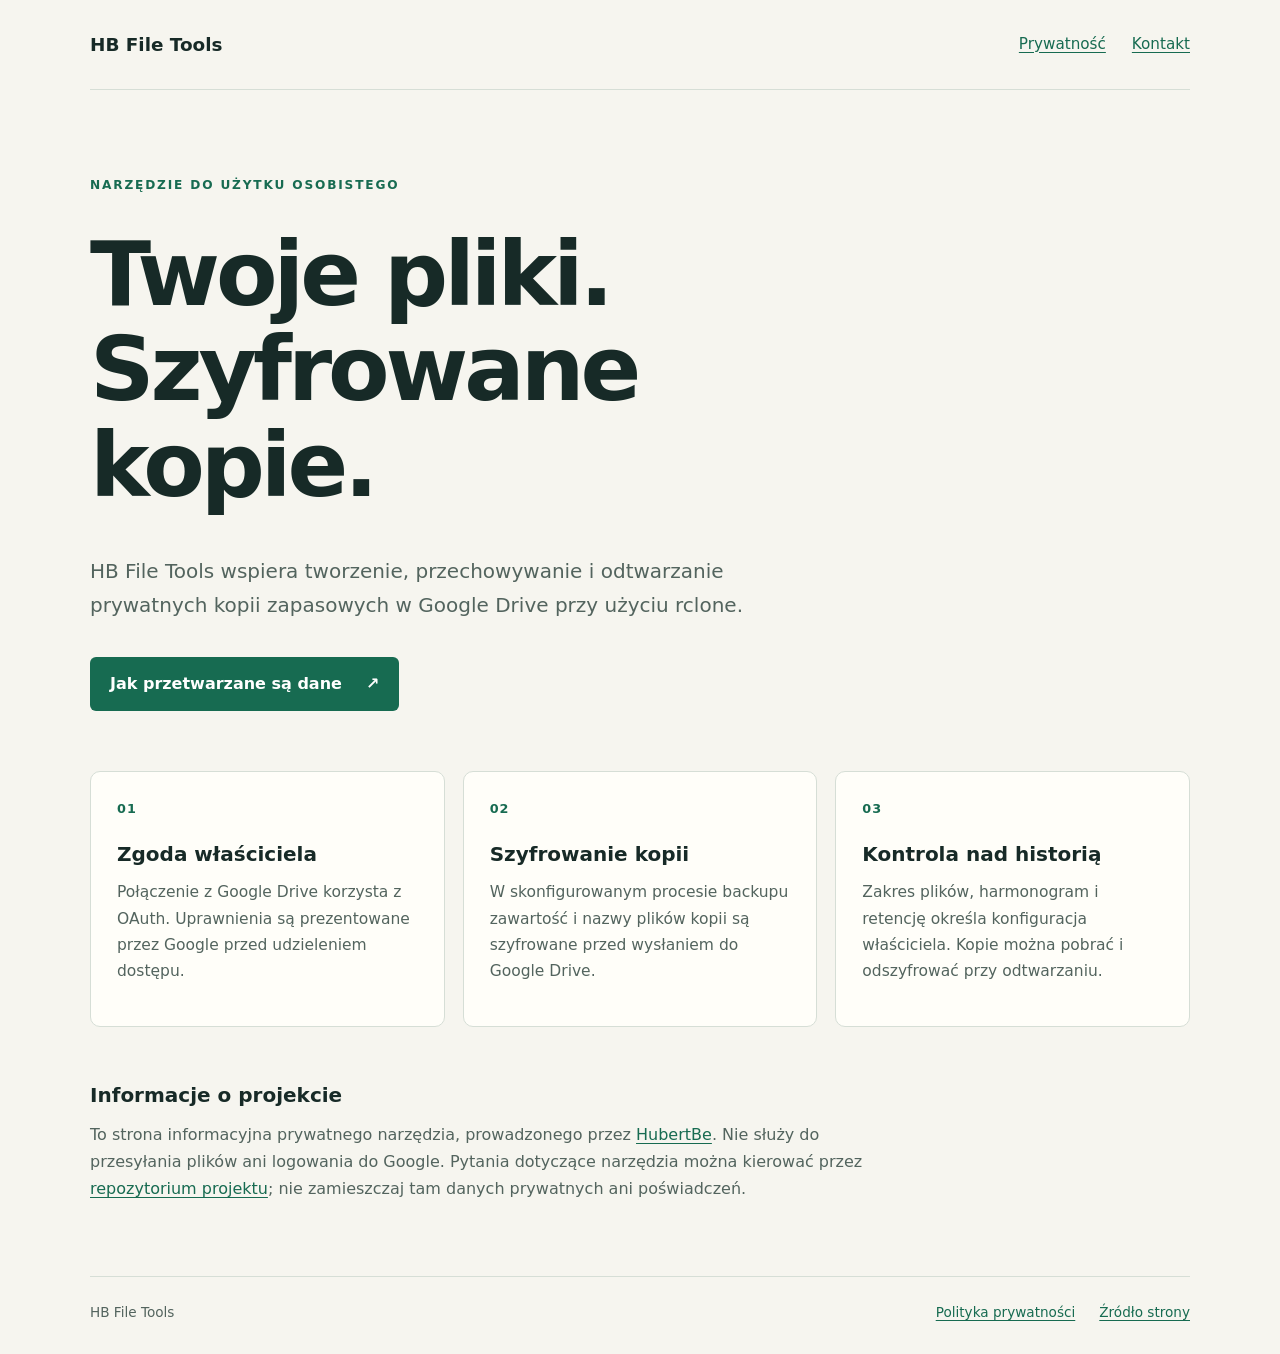
<file: index.html>
<!doctype html>
<html lang="pl">
<head>
  <meta charset="utf-8">
  <meta name="viewport" content="width=device-width, initial-scale=1">
  <meta name="description" content="HB File Tools — informacje o prywatnym narzędziu do szyfrowanych kopii zapasowych w Google Drive.">
  <meta name="referrer" content="no-referrer">
  <title>HB File Tools — szyfrowane kopie zapasowe</title>
  <link rel="stylesheet" href="./styles.css">
</head>
<body>
  <a class="skip" href="#content">Przejdź do treści</a>
  <header class="wrap"><a class="brand" href="./">HB File Tools</a><nav aria-label="Główna"><a href="./privacy.html">Prywatność</a><a href="https://github.com/HubertBe">Kontakt</a></nav></header>
  <main id="content" class="wrap">
    <section class="hero">
      <p class="eyebrow">Narzędzie do użytku osobistego</p>
      <h1>Twoje pliki.<br>Szyfrowane kopie.</h1>
      <p class="intro">HB File Tools wspiera tworzenie, przechowywanie i odtwarzanie prywatnych kopii zapasowych w Google Drive przy użyciu rclone.</p>
      <a class="button" href="./privacy.html">Jak przetwarzane są dane <span aria-hidden="true">↗</span></a>
    </section>
    <section class="cards" aria-label="Jak działa narzędzie">
      <article><p class="number">01</p><h2>Zgoda właściciela</h2><p>Połączenie z Google Drive korzysta z OAuth. Uprawnienia są prezentowane przez Google przed udzieleniem dostępu.</p></article>
      <article><p class="number">02</p><h2>Szyfrowanie kopii</h2><p>W skonfigurowanym procesie backupu zawartość i nazwy plików kopii są szyfrowane przed wysłaniem do Google Drive.</p></article>
      <article><p class="number">03</p><h2>Kontrola nad historią</h2><p>Zakres plików, harmonogram i retencję określa konfiguracja właściciela. Kopie można pobrać i odszyfrować przy odtwarzaniu.</p></article>
    </section>
    <section class="note"><h2>Informacje o projekcie</h2><p>To strona informacyjna prywatnego narzędzia, prowadzonego przez <a href="https://github.com/HubertBe">HubertBe</a>. Nie służy do przesyłania plików ani logowania do Google. Pytania dotyczące narzędzia można kierować przez <a href="https://github.com/HubertBe/hb-file-tools/issues">repozytorium projektu</a>; nie zamieszczaj tam danych prywatnych ani poświadczeń.</p></section>
  </main>
  <footer class="wrap"><span>HB File Tools</span><a href="./privacy.html">Polityka prywatności</a><a href="https://github.com/HubertBe/hb-file-tools">Źródło strony</a></footer>
</body>
</html>
</file>
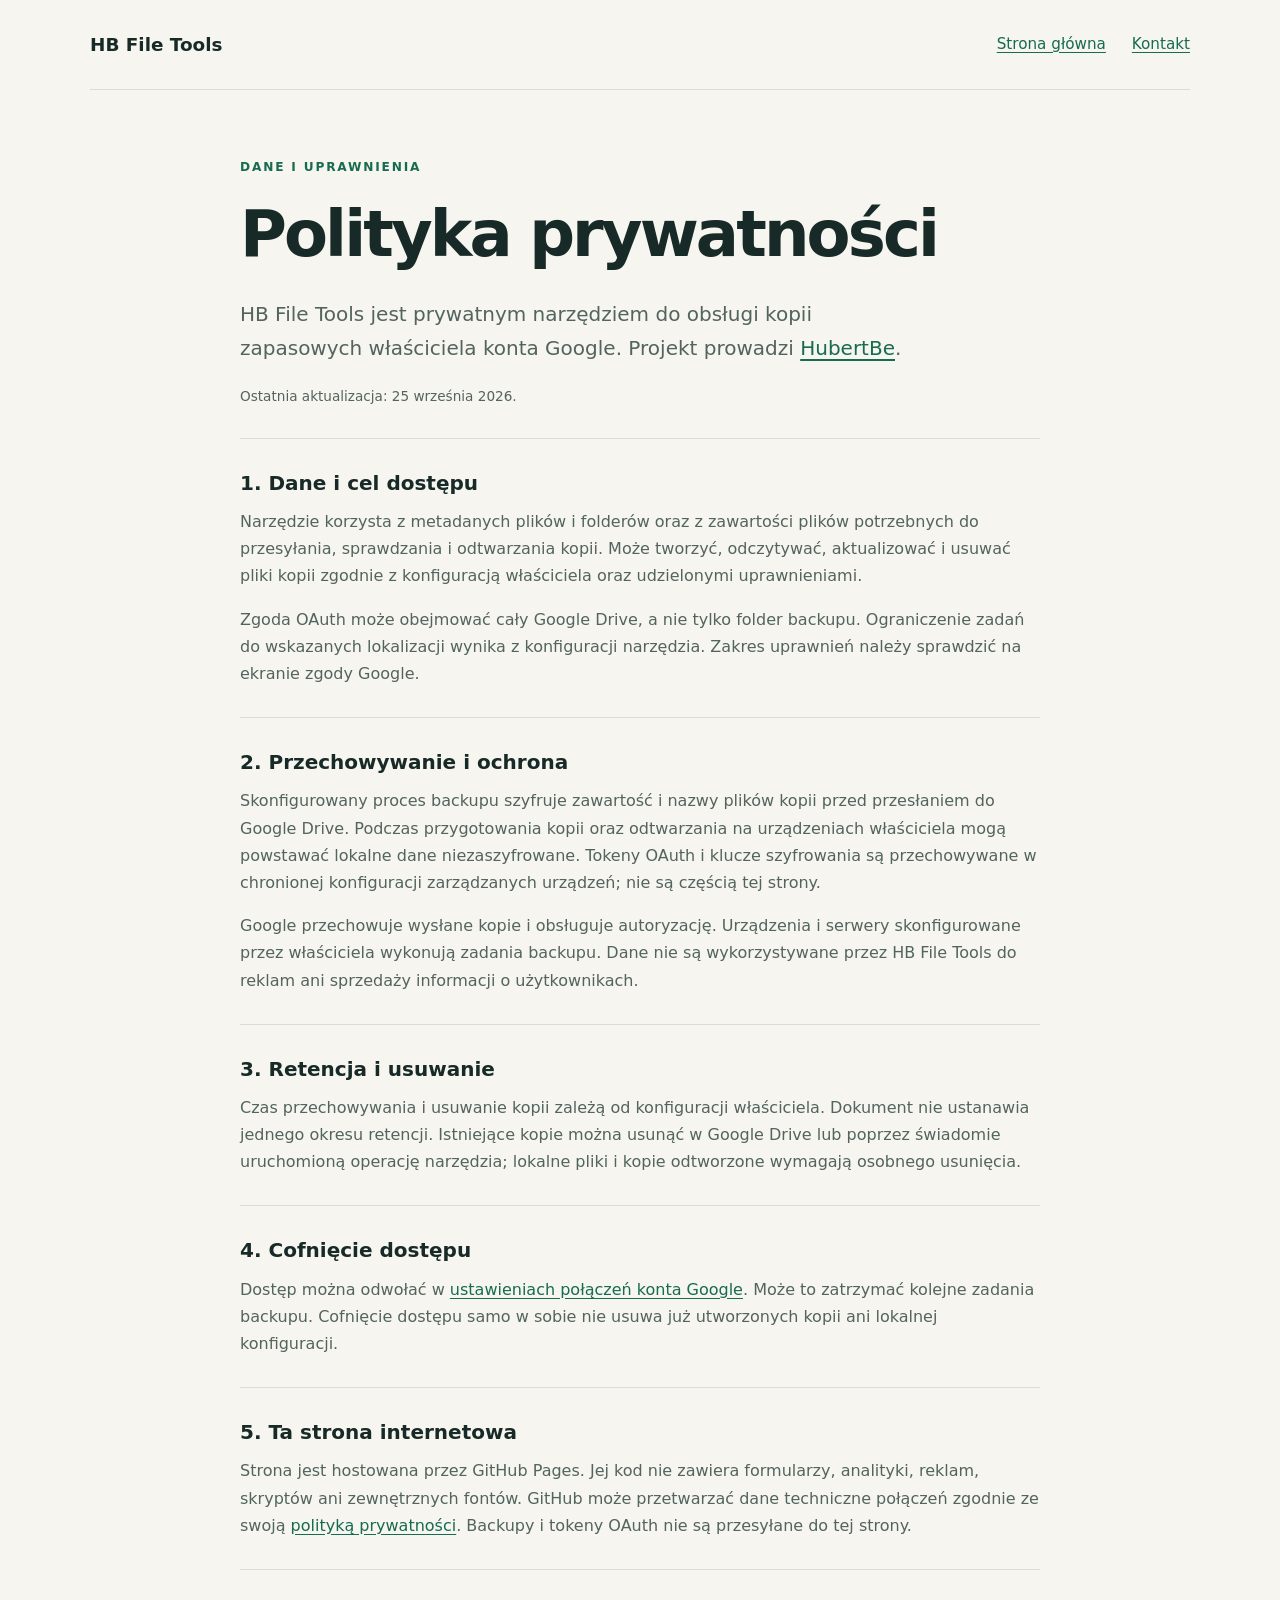
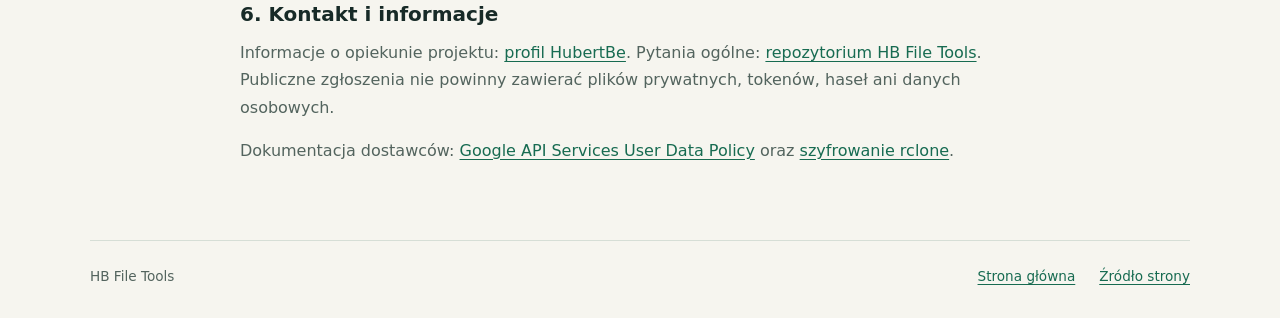
<file: privacy.html>
<!doctype html>
<html lang="pl">
<head>
  <meta charset="utf-8">
  <meta name="viewport" content="width=device-width, initial-scale=1">
  <meta name="description" content="Jak HB File Tools korzysta z danych Google Drive i jak zarządzać dostępem oraz kopiami zapasowymi.">
  <meta name="referrer" content="no-referrer">
  <title>Polityka prywatności — HB File Tools</title>
  <link rel="stylesheet" href="./styles.css">
</head>
<body>
  <a class="skip" href="#content">Przejdź do treści</a>
  <header class="wrap"><a class="brand" href="./">HB File Tools</a><nav aria-label="Główna"><a href="./">Strona główna</a><a href="https://github.com/HubertBe">Kontakt</a></nav></header>
  <main id="content" class="wrap document">
    <p class="eyebrow">Dane i uprawnienia</p>
    <h1>Polityka prywatności</h1>
    <p class="intro">HB File Tools jest prywatnym narzędziem do obsługi kopii zapasowych właściciela konta Google. Projekt prowadzi <a href="https://github.com/HubertBe">HubertBe</a>.</p>
    <p class="date">Ostatnia aktualizacja: <time datetime="2026-09-25">25 września 2026</time>.</p>
    <section><h2>1. Dane i cel dostępu</h2><p>Narzędzie korzysta z metadanych plików i folderów oraz z zawartości plików potrzebnych do przesyłania, sprawdzania i odtwarzania kopii. Może tworzyć, odczytywać, aktualizować i usuwać pliki kopii zgodnie z konfiguracją właściciela oraz udzielonymi uprawnieniami.</p><p>Zgoda OAuth może obejmować cały Google Drive, a nie tylko folder backupu. Ograniczenie zadań do wskazanych lokalizacji wynika z konfiguracji narzędzia. Zakres uprawnień należy sprawdzić na ekranie zgody Google.</p></section>
    <section><h2>2. Przechowywanie i ochrona</h2><p>Skonfigurowany proces backupu szyfruje zawartość i nazwy plików kopii przed przesłaniem do Google Drive. Podczas przygotowania kopii oraz odtwarzania na urządzeniach właściciela mogą powstawać lokalne dane niezaszyfrowane. Tokeny OAuth i klucze szyfrowania są przechowywane w chronionej konfiguracji zarządzanych urządzeń; nie są częścią tej strony.</p><p>Google przechowuje wysłane kopie i obsługuje autoryzację. Urządzenia i serwery skonfigurowane przez właściciela wykonują zadania backupu. Dane nie są wykorzystywane przez HB File Tools do reklam ani sprzedaży informacji o użytkownikach.</p></section>
    <section><h2>3. Retencja i usuwanie</h2><p>Czas przechowywania i usuwanie kopii zależą od konfiguracji właściciela. Dokument nie ustanawia jednego okresu retencji. Istniejące kopie można usunąć w Google Drive lub poprzez świadomie uruchomioną operację narzędzia; lokalne pliki i kopie odtworzone wymagają osobnego usunięcia.</p></section>
    <section><h2>4. Cofnięcie dostępu</h2><p>Dostęp można odwołać w <a href="https://myaccount.google.com/connections">ustawieniach połączeń konta Google</a>. Może to zatrzymać kolejne zadania backupu. Cofnięcie dostępu samo w sobie nie usuwa już utworzonych kopii ani lokalnej konfiguracji.</p></section>
    <section><h2>5. Ta strona internetowa</h2><p>Strona jest hostowana przez GitHub Pages. Jej kod nie zawiera formularzy, analityki, reklam, skryptów ani zewnętrznych fontów. GitHub może przetwarzać dane techniczne połączeń zgodnie ze swoją <a href="https://docs.github.com/en/site-policy/privacy-policies/github-general-privacy-statement">polityką prywatności</a>. Backupy i tokeny OAuth nie są przesyłane do tej strony.</p></section>
    <section><h2>6. Kontakt i informacje</h2><p>Informacje o opiekunie projektu: <a href="https://github.com/HubertBe">profil HubertBe</a>. Pytania ogólne: <a href="https://github.com/HubertBe/hb-file-tools/issues">repozytorium HB File Tools</a>. Publiczne zgłoszenia nie powinny zawierać plików prywatnych, tokenów, haseł ani danych osobowych.</p><p>Dokumentacja dostawców: <a href="https://developers.google.com/terms/api-services-user-data-policy">Google API Services User Data Policy</a> oraz <a href="https://rclone.org/crypt/">szyfrowanie rclone</a>.</p></section>
  </main>
  <footer class="wrap"><span>HB File Tools</span><a href="./">Strona główna</a><a href="https://github.com/HubertBe/hb-file-tools">Źródło strony</a></footer>
</body>
</html>
</file>
<file: styles.css>
:root{color-scheme:light;--bg:#f6f5ef;--ink:#172a27;--muted:#53645e;--line:#d6ded6;--accent:#176b51;--paper:#fffef9;font-family:system-ui,-apple-system,BlinkMacSystemFont,"Segoe UI",sans-serif}
*{box-sizing:border-box}html{scroll-behavior:smooth}body{margin:0;background:var(--bg);color:var(--ink);line-height:1.7}a{color:var(--accent);text-underline-offset:.2em}a:hover{text-decoration-thickness:2px}a:focus-visible{outline:3px solid #b76221;outline-offset:5px}.wrap{width:min(1100px,calc(100% - 48px));margin-inline:auto}header{display:flex;justify-content:space-between;align-items:center;gap:20px;min-height:90px;border-bottom:1px solid var(--line)}.brand{font-weight:750;color:var(--ink);font-size:1.15rem;text-decoration:none}nav{display:flex;gap:26px;font-size:.95rem}.hero{padding:76px 0 60px;max-width:820px}.eyebrow{font-size:.76rem;font-weight:700;letter-spacing:.15em;text-transform:uppercase;color:var(--accent)}h1{font-size:clamp(2.6rem,7vw,5.6rem);line-height:1.07;letter-spacing:-.045em;margin:.35em 0 .45em;max-width:950px}h2{font-size:1.25rem;line-height:1.35;margin:.55em 0}p{margin:.7em 0 1em}.intro{font-size:clamp(1.05rem,2vw,1.25rem);color:var(--muted);max-width:700px}.button{display:inline-flex;gap:24px;margin-top:15px;padding:13px 20px;background:var(--accent);color:white;border-radius:6px;text-decoration:none;font-weight:650}.cards{display:grid;grid-template-columns:repeat(3,1fr);gap:18px}.cards article{background:var(--paper);border:1px solid var(--line);border-radius:10px;padding:26px}.cards p:not(.number){color:var(--muted);font-size:.97rem}.number{font-size:.8rem;font-weight:750;letter-spacing:.08em;color:var(--accent);margin:0 0 22px}.note{max-width:800px;padding:44px 0 58px}.note p{color:var(--muted)}footer{display:flex;gap:24px;flex-wrap:wrap;border-top:1px solid var(--line);padding:24px 0 30px;font-size:.85rem;color:var(--muted)}footer span{margin-right:auto}.document{max-width:800px;padding-top:58px;padding-bottom:60px}.document h1{font-size:clamp(2.4rem,6vw,4rem)}.document section{border-top:1px solid var(--line);padding-top:20px;margin-top:30px}.document section p{color:var(--muted)}.date{font-size:.85rem;color:var(--muted)}.skip{position:absolute;top:0;left:16px;transform:translateY(-150%);padding:8px 12px;background:var(--ink);color:white;z-index:10}.skip:focus{transform:translateY(0)}
@media(max-width:700px){.wrap{width:calc(100% - 36px)}header{min-height:78px;align-items:flex-start;padding-block:20px;flex-wrap:wrap;gap:10px}nav{gap:18px}.hero{padding:44px 0 36px}.cards{grid-template-columns:1fr}.cards article{padding:22px}.number{margin-bottom:12px}.note{padding:34px 0}.document{padding-top:36px}footer{gap:14px}footer span{width:100%}}
@media(prefers-reduced-motion:reduce){html{scroll-behavior:auto}}
</file>
